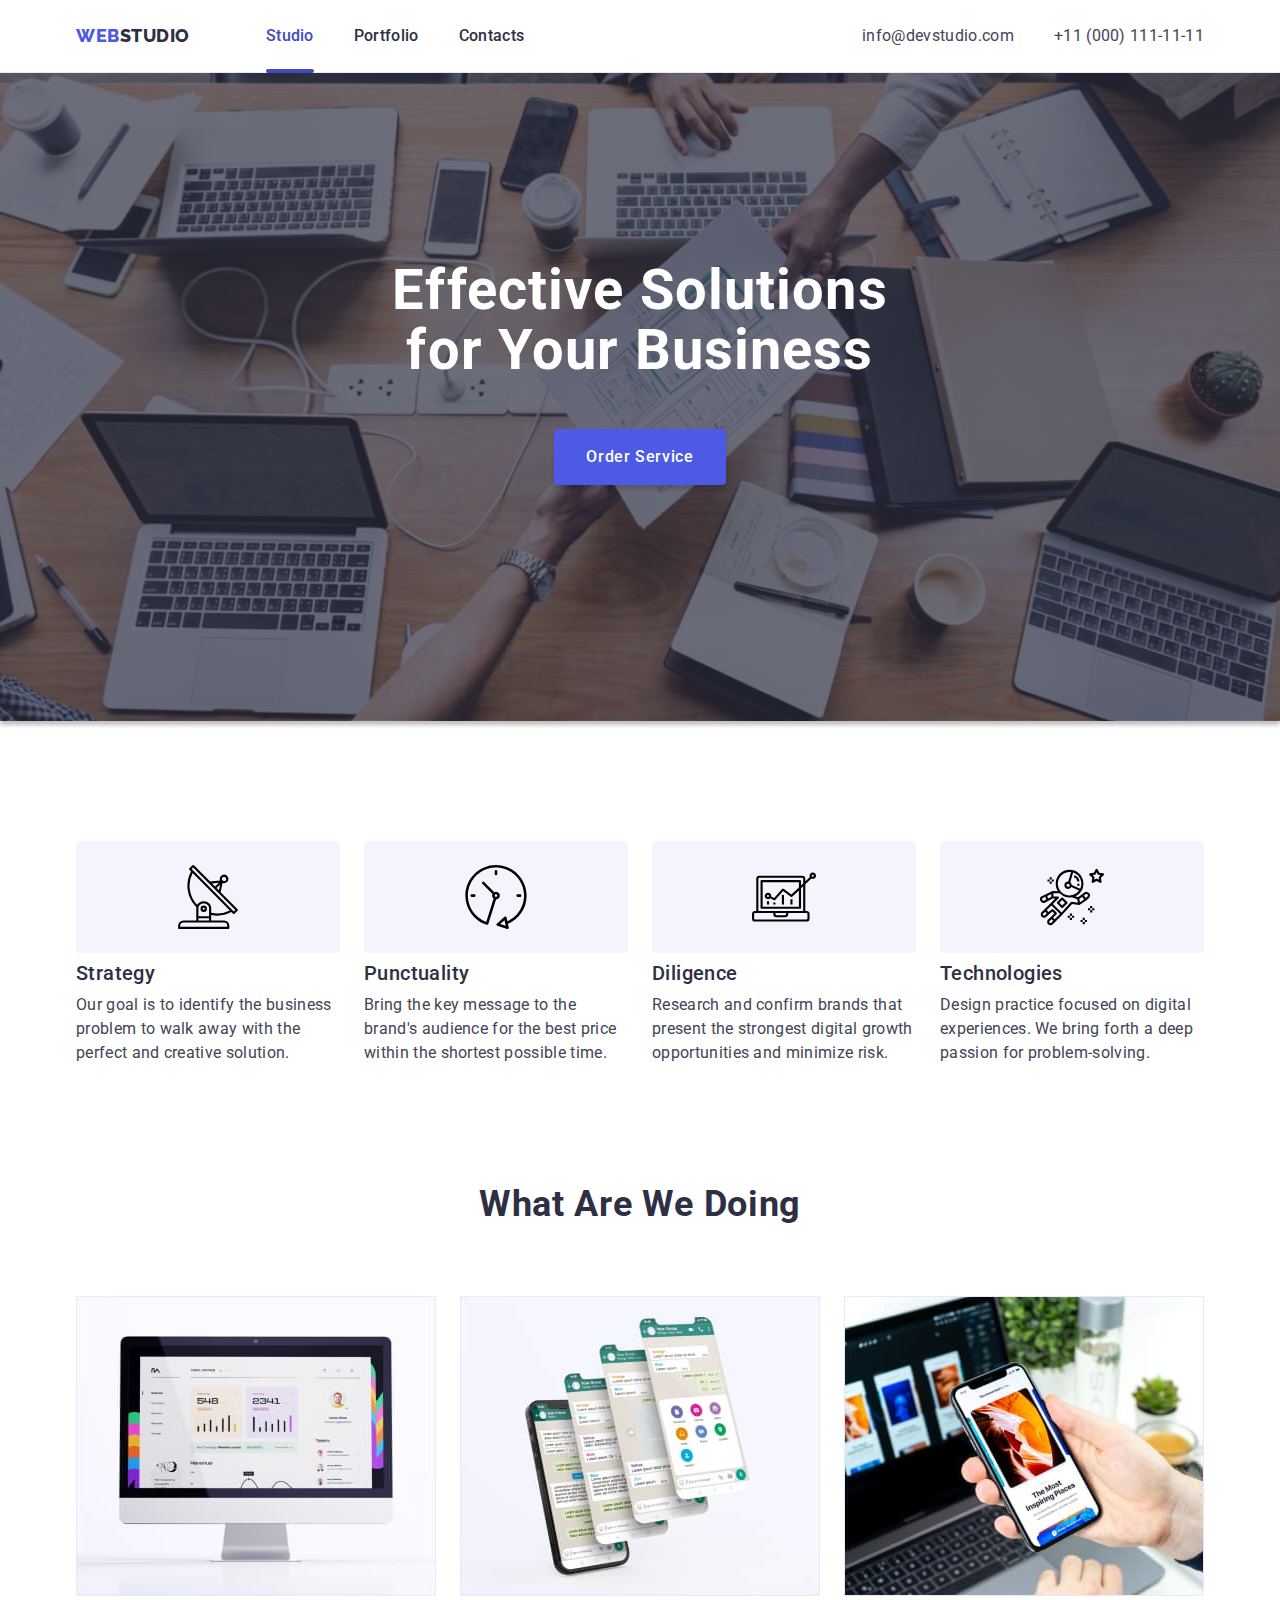
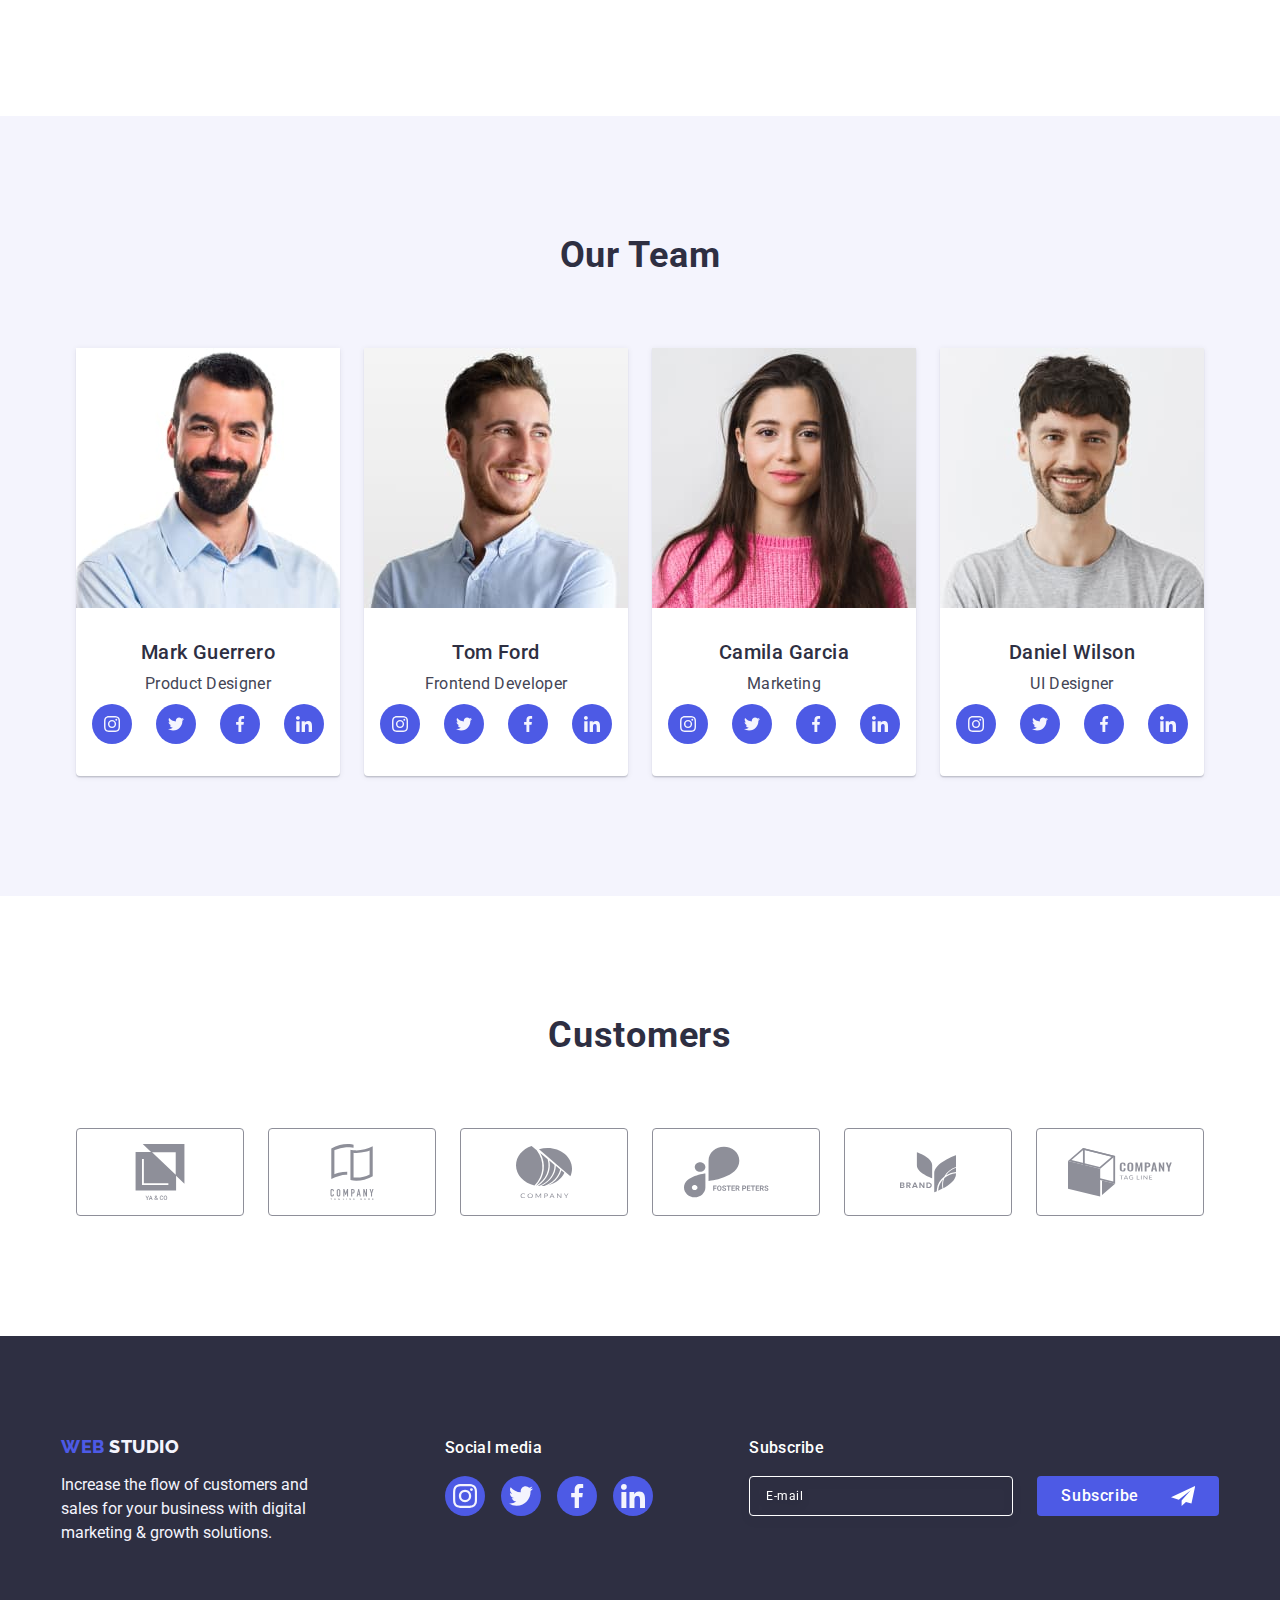
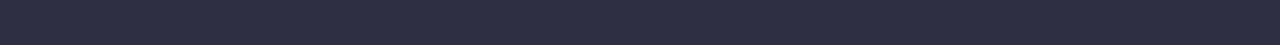
<file: index.html>
<!DOCTYPE html>
<html lang="en">
  <head>
    <meta charset="UTF-8" />
    <meta http-equiv="X-UA-Compatible" content="IE=edge" />
    <meta name="viewport" content="width=device-width, initial-scale=1.0" />
    <title>Web Studio</title>
    <link rel="preconnect" href="https://fonts.googleapis.com" />
    <link rel="preconnect" href="https://fonts.gstatic.com" crossorigin />
    <link
      href="https://fonts.googleapis.com/css2?family=Raleway:wght@800&family=Roboto:wght@400;500;700;900&display=swap"
      rel="stylesheet"
    />
    <link
      rel="stylesheet"
      href="https://cdn.jsdelivr.net/npm/modern-normalize@1.1.0/modern-normalize.min.css"
    />
    <link rel="stylesheet" href="css/styles.css" />
  </head>
  <body>
    <!-- Header -->
    <header class="page-header">
      <div class="container page-header-container">
        <nav class="page-nav">
          <a class="logo link" href="./index.html"
            >Web<span class="logo-studio">Studio</span></a
          >
          <ul class="menu list">
            <li class="menu-item">
              <a class="menu-link link current" href="./index.html">Studio</a>
            </li>
            <li class="menu-item">
              <a class="menu-link link" href="./portfolio.html">Portfolio</a>
            </li>
            <li class="menu-item">
              <a class="menu-link link" href="">Contacts</a>
            </li>
          </ul>
        </nav>
        <address id="contacts" class="contacts">
          <ul class="contacts-list list">
            <li class="contact link">
              <a class="contact-link link" href="mailto:info@devstudio.com"
                >info@devstudio.com</a
              >
            </li>
            <li class="contact">
              <a class="contact-link link" href="tel:+110001111111"
                >+11 (000) 111-11-11</a
              >
            </li>
          </ul>
        </address>
      </div>
    </header>
    <!-- /Header -->
    <main>
      <!-- Section 1 -->
      <section class="hero">
        <div class="container container-hero">
          <h1 class="hero-header">Effective Solutions for Your Business</h1>

          <button class="hero-btn" type="button" data-modal-open>
            Order Service
          </button>
        </div>
      </section>
      <!-- Section 2 -->
      <section class="work-vision section">
        <div class="container">
          <h2 class="section-header visually-hidden">Our Phylosophy</h2>

          <ul class="work list">
            <li class="work-item">
              <div class="work-item-picture">
                <svg class="work-item-icon" width="64" height="64">
                  <use href="./images/icons.svg#icon-antenna"></use>
                </svg>
              </div>
              <h3 class="second-header">Strategy</h3>
              <p class="describtion">
                Our goal is to identify the business problem to walk away with
                the perfect and creative solution.
              </p>
            </li>
            <li class="work-item">
              <div class="work-item-picture">
                <svg class="work-item-icon" width="64" height="64">
                  <use href="./images/icons.svg#icon-clock"></use>
                </svg>
              </div>
              <h3 class="second-header">Punctuality</h3>
              <p class="describtion">
                Bring the key message to the brand's audience for the best price
                within the shortest possible time.
              </p>
            </li>
            <li class="work-item">
              <div class="work-item-picture">
                <svg class="work-item-icon" width="64" height="64">
                  <use href="./images/icons.svg#icon-diagram"></use>
                </svg>
              </div>
              <h3 class="second-header">Diligence</h3>
              <p class="describtion">
                Research and confirm brands that present the strongest digital
                growth opportunities and minimize risk.
              </p>
            </li>
            <li class="work-item">
              <div class="work-item-picture">
                <svg class="work-item-icon" width="64" height="64">
                  <use href="./images/icons.svg#icon-astronaut"></use>
                </svg>
              </div>

              <h3 class="second-header">Technologies</h3>
              <p class="describtion">
                Design practice focused on digital experiences. We bring forth a
                deep passion for problem-solving.
              </p>
            </li>
          </ul>
        </div>
      </section>
      <!-- Section 3 -->
      <section class="section section-work">
        <div class="container">
          <h2 class="section-header">What are we doing</h2>
          <ul class="list work-img">
            <li class="img">
              <img
                class="img-item"
                src="./images/section-3/img1.jpg"
                alt="computer"
                width="360"
                height="300"
              />
            </li>
            <li class="img">
              <img
                class="img-item"
                src="./images/section-3/img2.jpg"
                alt="smartphone"
                width="360"
                height="300"
              />
            </li>
            <li class="img">
              <img
                class="img-item"
                src="./images/section-3/img3.jpg"
                alt="connection"
                width="360"
                height="300"
              />
            </li>
          </ul>
        </div>
      </section>
      <!-- Section 4 -->
      <section class="team section">
        <div class="container">
          <h2 class="section-header">Our Team</h2>
          <ul class="team list">
            <li class="team-member">
              <img
                class="team-img"
                src="./images/section-4/mark-guerrero.jpg"
                alt="Mark"
                width="264"
              />
              <div class="team-content-wrapper">
                <h3 class="second-header">Mark Guerrero</h3>
                <p class="describtion position">Product Designer</p>
                <ul class="social-list list">
                  <li class="social-list-item">
                    <a href="" class="social-list-link">
                      <svg class="social-list-icon" width="16" height="16">
                        <use href="./images/icons.svg#icon-instagram"></use>
                      </svg>
                    </a>
                  </li>
                  <li class="social-list-item">
                    <a href="" class="social-list-link">
                      <svg class="social-list-icon" width="16" height="16">
                        <use href="./images/icons.svg#icon-twitter"></use>
                      </svg>
                    </a>
                  </li>
                  <li class="social-list-item">
                    <a href="" class="social-list-link">
                      <svg class="social-list-icon" width="16" height="16">
                        <use href="./images/icons.svg#icon-facebook"></use>
                      </svg>
                    </a>
                  </li>
                  <li class="social-list-item">
                    <a href="" class="social-list-link">
                      <svg class="social-list-icon" width="16" height="16">
                        <use href="./images/icons.svg#icon-linkedin"></use>
                      </svg>
                    </a>
                  </li>
                </ul>
              </div>
            </li>
            <li class="team-member">
              <img
                class="team-img"
                src="./images/section-4/tom-ford.jpg"
                alt="Tom"
                width="264"
              />
              <div class="team-content-wrapper">
                <h3 class="second-header">Tom Ford</h3>
                <p class="describtion position">Frontend Developer</p>
                <ul class="social-list list">
                  <li class="social-list-item">
                    <a href="" class="social-list-link">
                      <svg class="social-list-icon" width="16" height="16">
                        <use href="./images/icons.svg#icon-instagram"></use>
                      </svg>
                    </a>
                  </li>
                  <li class="social-list-item">
                    <a href="" class="social-list-link">
                      <svg class="social-list-icon" width="16" height="16">
                        <use href="./images/icons.svg#icon-twitter"></use>
                      </svg>
                    </a>
                  </li>
                  <li class="social-list-item">
                    <a href="" class="social-list-link">
                      <svg class="social-list-icon" width="16" height="16">
                        <use href="./images/icons.svg#icon-facebook"></use>
                      </svg>
                    </a>
                  </li>
                  <li class="social-list-item">
                    <a href="" class="social-list-link">
                      <svg class="social-list-icon" width="16" height="16">
                        <use href="./images/icons.svg#icon-linkedin"></use>
                      </svg>
                    </a>
                  </li>
                </ul>
              </div>
            </li>
            <li class="team-member">
              <img
                class="team-img"
                src="./images/section-4/camila-garcia.jpg"
                alt="Camila"
                width="264"
              />
              <div class="team-content-wrapper">
                <h3 class="second-header">Camila Garcia</h3>
                <p class="describtion position">Marketing</p>
                <ul class="social-list list">
                  <li class="social-list-item">
                    <a href="" class="social-list-link">
                      <svg class="social-list-icon" width="16" height="16">
                        <use href="./images/icons.svg#icon-instagram"></use>
                      </svg>
                    </a>
                  </li>
                  <li class="social-list-item">
                    <a href="" class="social-list-link">
                      <svg class="social-list-icon" width="16" height="16">
                        <use href="./images/icons.svg#icon-twitter"></use>
                      </svg>
                    </a>
                  </li>
                  <li class="social-list-item">
                    <a href="" class="social-list-link">
                      <svg class="social-list-icon" width="16" height="16">
                        <use href="./images/icons.svg#icon-facebook"></use>
                      </svg>
                    </a>
                  </li>
                  <li class="social-list-item">
                    <a href="" class="social-list-link">
                      <svg class="social-list-icon" width="16" height="16">
                        <use href="./images/icons.svg#icon-linkedin"></use>
                      </svg>
                    </a>
                  </li>
                </ul>
              </div>
            </li>
            <li class="team-member">
              <img
                class="team-img"
                src="./images/section-4/daniel-wilson.jpg"
                alt="Daniel"
                width="264"
              />
              <div class="team-content-wrapper">
                <h3 class="second-header">Daniel Wilson</h3>
                <p class="describtion position">UI Designer</p>
                <ul class="social-list list">
                  <li class="social-list-item">
                    <a href="" class="social-list-link">
                      <svg class="social-list-icon" width="16" height="16">
                        <use href="./images/icons.svg#icon-instagram"></use>
                      </svg>
                    </a>
                  </li>
                  <li class="social-list-item">
                    <a href="" class="social-list-link">
                      <svg class="social-list-icon" width="16" height="16">
                        <use href="./images/icons.svg#icon-twitter"></use>
                      </svg>
                    </a>
                  </li>
                  <li class="social-list-item">
                    <a href="" class="social-list-link">
                      <svg class="social-list-icon" width="16" height="16">
                        <use href="./images/icons.svg#icon-facebook"></use>
                      </svg>
                    </a>
                  </li>
                  <li class="social-list-item">
                    <a href="" class="social-list-link">
                      <svg class="social-list-icon" width="16" height="16">
                        <use href="./images/icons.svg#icon-linkedin"></use>
                      </svg>
                    </a>
                  </li>
                </ul>
              </div>
            </li>
          </ul>
        </div>
      </section>

      <section class="section section-customers">
        <div class="container">
          <h2 class="section-header">Customers</h2>
          <ul class="customers-list list">
            <li class="customers-list-item">
              <a href="" class="customers-list-link">
                <svg class="customers-list-icon" width="104" height="56">
                  <use href="./images/icons.svg#icon-client-1"></use>
                </svg>
              </a>
            </li>
            <li class="customers-list-item">
              <a href="" class="customers-list-link">
                <svg class="customers-list-icon" width="104" height="56">
                  <use href="./images/icons.svg#icon-client-2"></use>
                </svg>
              </a>
            </li>
            <li class="customers-list-item">
              <a href="" class="customers-list-link">
                <svg class="customers-list-icon" width="104" height="56">
                  <use href="./images/icons.svg#icon-client-3"></use>
                </svg>
              </a>
            </li>
            <li class="customers-list-item">
              <a href="" class="customers-list-link">
                <svg class="customers-list-icon" width="104" height="56">
                  <use href="./images/icons.svg#icon-client-4"></use>
                </svg>
              </a>
            </li>
            <li class="customers-list-item">
              <a href="" class="customers-list-link">
                <svg class="customers-list-icon" width="104" height="56">
                  <use href="./images/icons.svg#icon-client-5"></use>
                </svg>
              </a>
            </li>
            <li class="customers-list-item">
              <a href="" class="customers-list-link">
                <svg class="customers-list-icon" width="104" height="56">
                  <use href="./images/icons.svg#icon-client-6"></use>
                </svg>
              </a>
            </li>
          </ul>
        </div>
      </section>
    </main>
    <!-- Footer -->
    <footer class="footer">
      <div class="container container-footer">
        <div class="footer-wrapper">
          <a class="logo link logo-footer" href="./index.html"
            >Web <span class="logo-studio-light">Studio</span></a
          >
          <p class="describtion-light">
            Increase the flow of customers and sales for your business with
            digital marketing & growth solutions.
          </p>
        </div>

        <div class="social-media-block">
          <p class="social-media-header">Social media</p>
          <ul class="footer-social-list list">
            <li class="footer-social-list-item">
              <a href="" class="footer-social-list-link">
                <svg class="footer-social-list-icon" width="24" height="24">
                  <use href="./images/icons.svg#icon-instagram"></use>
                </svg>
              </a>
            </li>
            <li class="footer-social-list-item">
              <a href="" class="footer-social-list-link">
                <svg class="footer-social-list-icon" width="24" height="24">
                  <use href="./images/icons.svg#icon-twitter"></use>
                </svg>
              </a>
            </li>
            <li class="footer-social-list-item">
              <a href="" class="footer-social-list-link">
                <svg class="footer-social-list-icon" width="24" height="24">
                  <use href="./images/icons.svg#icon-facebook"></use>
                </svg>
              </a>
            </li>
            <li class="footer-social-list-item">
              <a href="" class="footer-social-list-link">
                <svg class="footer-social-list-icon" width="24" height="24">
                  <use href="./images/icons.svg#icon-linkedin"></use>
                </svg>
              </a>
            </li>
          </ul>
        </div>
        <div class="subscribe-form-container">
          <p class="subscribe-form-header">Subscribe</p>
          <form class="subscribe-form">
            <label
              for="subscribe-user-email"
              class="subscribe-user-email-label"
            >
              <input
                id="subscribe-user-email"
                type="email"
                class="subscribe-form-email"
                name="subscribe-user-email"
                placeholder="E-mail"
              />
            </label>
            <button type="submit" class="subscribe-form-button">
              Subscribe
              <svg class="subscribe-form-icon" width="24" height="24">
                <use href="./images/icons.svg#icon-send"></use>
              </svg>
            </button>
          </form>
        </div>
      </div>
    </footer>
    <div class="backdrop is-hidden" data-modal>
      <div class="modal">
        <button type="button" class="modal-close-btn" data-modal-close>
          <svg class="modal-close-btn-icon" width="8" height="8">
            <use href="./images/icons.svg#icon-close"></use>
          </svg>
        </button>

        <p class="modal-form-header">
          Leave your contacts and we will call you back
        </p>

        <form class="modal-form">
          <div class="modal-form-input-wrapper">
            <label class="modal-form-field" for="user-name"> Name </label>
            <div class="modal-form-input-content">
              <input
                id="user-name"
                type="text"
                name="user-name"
                class="modal-form-input"
                required
              />
              <svg class="modal-form-input-icon" width="18" height="24">
                <use href="./images/icons.svg#icon-name"></use>
              </svg>
            </div>
          </div>
          <div class="modal-form-input-wrapper">
            <label class="modal-form-field" for="user-phone"> Phone</label>
            <div class="modal-form-input-content">
              <input
                id="user-phone"
                type="tel"
                name="user-phone"
                class="modal-form-input"
                required
              />
              <svg class="modal-form-input-icon" width="18" height="24">
                <use href="./images/icons.svg#icon-phone"></use>
              </svg>
            </div>
          </div>
          <div class="modal-form-input-wrapper">
            <label class="modal-form-field" for="user-email"> Email</label>
            <div class="modal-form-input-content">
              <input
                id="user-email"
                type="email"
                name="user-email"
                class="modal-form-input"
                required
              />
              <svg class="modal-form-input-icon" width="18" height="24">
                <use href="./images/icons.svg#icon-email"></use>
              </svg>
            </div>
          </div>
          <div class="modal-form-comment-wrapper">
            <label class="modal-form-field" for="user-comment"> Comment</label>
            <textarea
              id="user-comment"
              name="user-comment"
              class="modal-form-comment"
              placeholder="Text input"
            ></textarea>
          </div>
          <div class="modal-form-checkbox-wrapper">
            <input
              id="user-privacy"
              type="checkbox"
              name="user-privacy"
              class="modal-form-check visually-hidden"
              value="true"
            />
            <label for="user-privacy" class="modal-form-check-desc">
              <span class="modal-form-fake-checkbox">
                <svg
                  class="modal-form-fake-checkbox-icon"
                  width="10"
                  height="8"
                >
                  <use href="./images/icons.svg#icon-check"></use>
                </svg>
              </span>
              I accept the terms and conditions of the&nbsp;
              <a href="" class="link-policy">Privacy Policy</a>
            </label>
          </div>

          <button class="modal-form-submit" type="submit">Send</button>
        </form>
      </div>
    </div>

    <script src="./js/modal.js"></script>
  </body>
</html>
</file>
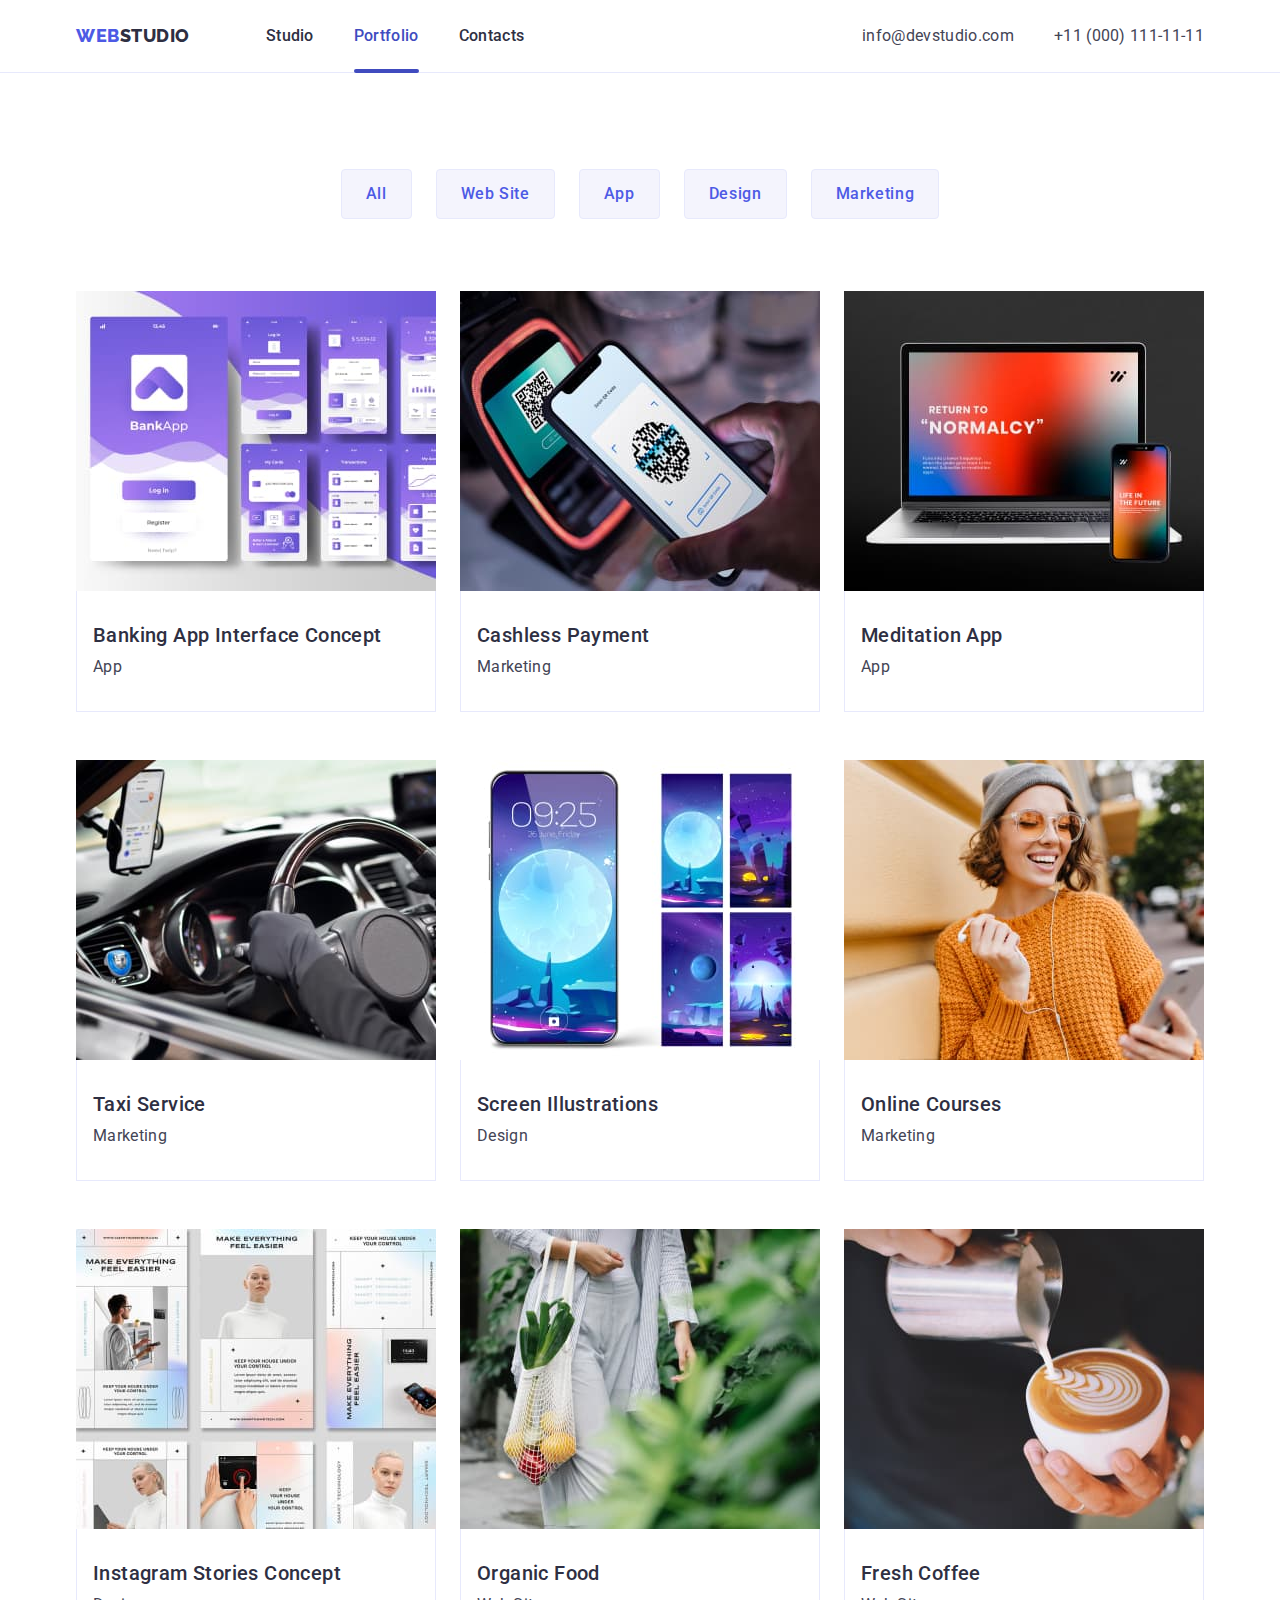
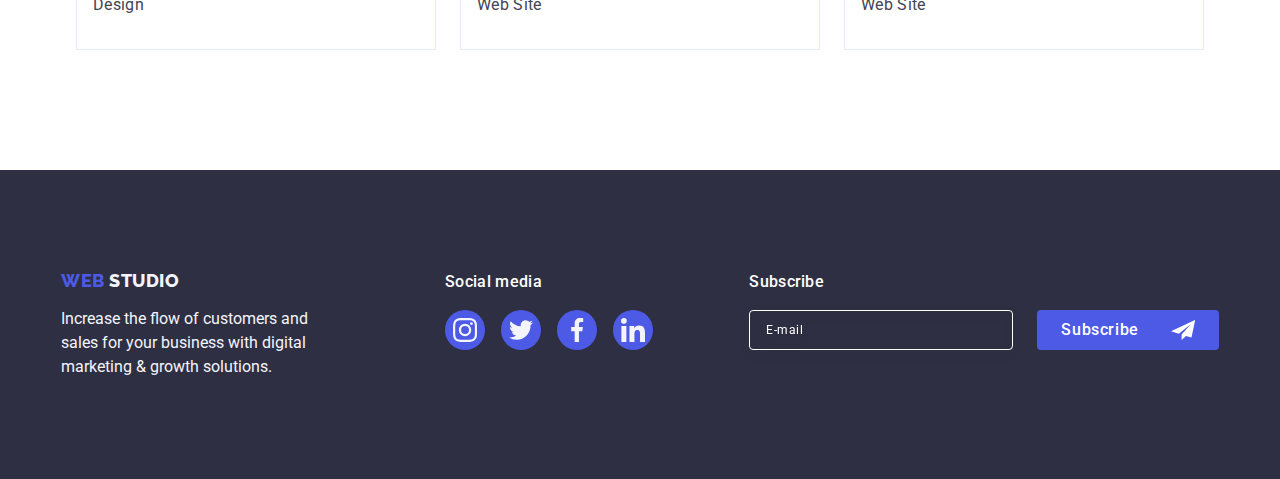
<file: portfolio.html>
<!DOCTYPE html>
<html lang="en">
  <head>
    <meta charset="UTF-8" />
    <meta http-equiv="X-UA-Compatible" content="IE=edge" />
    <meta name="viewport" content="width=device-width, initial-scale=1.0" />
    <title>Web Studio</title>
    <link rel="preconnect" href="https://fonts.googleapis.com" />
    <link rel="preconnect" href="https://fonts.gstatic.com" crossorigin />
    <link
      href="https://fonts.googleapis.com/css2?family=Raleway:wght@800&family=Roboto:wght@400;500;700;900&display=swap"
      rel="stylesheet"
    />
    <link
      rel="stylesheet"
      href="https://cdn.jsdelivr.net/npm/modern-normalize@1.1.0/modern-normalize.min.css"
    />
    <link rel="stylesheet" href="css/styles.css" />
  </head>
  <body>
    <!-- Header -->
    <header class="page-header">
      <div class="container page-header-container">
        <nav class="page-nav">
          <a class="logo link" href="./index.html"
            >Web<span class="logo-studio">Studio</span></a
          >
          <ul class="menu list">
            <li class="menu-item">
              <a class="menu-link link" href="./index.html">Studio</a>
            </li>
            <li class="menu-item">
              <a class="menu-link link current" href="./portfolio.html"
                >Portfolio</a
              >
            </li>
            <li class="menu-item">
              <a class="menu-link link" href="">Contacts</a>
            </li>
          </ul>
        </nav>
        <address id="contacts" class="contacts">
          <ul class="contacts-list list">
            <li class="contact link">
              <a class="contact-link link" href="mailto:info@devstudio.com"
                >info@devstudio.com</a
              >
            </li>
            <li class="contact">
              <a class="contact-link link" href="tel:+110001111111"
                >+11 (000) 111-11-11</a
              >
            </li>
          </ul>
        </address>
      </div>
    </header>
    <!-- /Header -->

    <main>
      <section class="portfolio">
        <div class="container">
          <h1 hidden>Portfolio</h1>
          <ul class="list filter-buttons">
            <li class="button-item">
              <button class="btn" type="button">All</button>
            </li>
            <li class="button-item">
              <button class="btn" type="button">Web Site</button>
            </li>
            <li class="button-item">
              <button class="btn" type="button">App</button>
            </li>
            <li class="button-item">
              <button class="btn" type="button">Design</button>
            </li>
            <li class="button-item">
              <button class="btn" type="button">Marketing</button>
            </li>
          </ul>

          <ul class="list portfolio-cards">
            <li class="card">
              <a class="card-link link" href="">
                <div class="img-overlay-wrapper">
                  <img
                    class="img-item"
                    src="./images/portfolio/banking-app.jpg"
                    width="360"
                    height="300"
                    alt="Banking App"
                  />
                  <p class="overlay">
                    14 Stylish and User-Friendly App Design Concepts · Task
                    Manager App · Calorie Tracker App · Exotic Fruit Ecommerce
                    App · Cloud Storage App
                  </p>
                </div>

                <div class="card-content-wrapper">
                  <h2 class="second-header">Banking App Interface Concept</h2>
                  <p class="describtion">App</p>
                </div>
              </a>
            </li>
            <li class="card">
              <a class="card-link link" href="">
                <div class="img-overlay-wrapper">
                  <img
                    class="img-item"
                    src="./images/portfolio/cashless-payment.jpg"
                    width="360"
                    height="300"
                    alt="Cashless Payment"
                  />
                  <p class="overlay">
                    14 Stylish and User-Friendly App Design Concepts · Task
                    Manager App · Calorie Tracker App · Exotic Fruit Ecommerce
                    App · Cloud Storage App
                  </p>
                </div>

                <div class="card-content-wrapper">
                  <h2 class="second-header">Cashless Payment</h2>
                  <p class="describtion">Marketing</p>
                </div>
              </a>
            </li>
            <li class="card">
              <a class="card-link link" href="">
                <div class="img-overlay-wrapper">
                  <img
                    class="img-item"
                    src="./images/portfolio/meditation-app.jpg"
                    width="360"
                    height="300"
                    alt="Meditation App"
                  />
                  <p class="overlay">
                    14 Stylish and User-Friendly App Design Concepts · Task
                    Manager App · Calorie Tracker App · Exotic Fruit Ecommerce
                    App · Cloud Storage App
                  </p>
                </div>

                <div class="card-content-wrapper">
                  <h2 class="second-header">Meditation App</h2>
                  <p class="describtion">App</p>
                </div>
              </a>
            </li>
            <li class="card">
              <a class="card-link link" href="">
                <div class="img-overlay-wrapper">
                  <img
                    class="img-item"
                    src="./images/portfolio/taxi-service.jpg"
                    width="360"
                    height="300"
                    alt="Taxi Service"
                  />
                  <p class="overlay">
                    14 Stylish and User-Friendly App Design Concepts · Task
                    Manager App · Calorie Tracker App · Exotic Fruit Ecommerce
                    App · Cloud Storage App
                  </p>
                </div>

                <div class="card-content-wrapper">
                  <h2 class="second-header">Taxi Service</h2>
                  <p class="describtion">Marketing</p>
                </div>
              </a>
            </li>
            <li class="card">
              <a class="card-link link" href="">
                <div class="img-overlay-wrapper">
                  <img
                    class="img-item"
                    src="./images/portfolio/screen-illustrations.jpg"
                    width="360"
                    height="300"
                    alt="Screen Illustration"
                  />
                  <p class="overlay">
                    14 Stylish and User-Friendly App Design Concepts · Task
                    Manager App · Calorie Tracker App · Exotic Fruit Ecommerce
                    App · Cloud Storage App
                  </p>
                </div>

                <div class="card-content-wrapper">
                  <h2 class="second-header">Screen Illustrations</h2>
                  <p class="describtion">Design</p>
                </div>
              </a>
            </li>
            <li class="card">
              <a class="card-link link" href="">
                <div class="img-overlay-wrapper">
                  <img
                    class="img-item"
                    src="./images/portfolio/online-courses.jpg"
                    width="360"
                    height="300"
                    alt="Online Courses"
                  />
                  <p class="overlay">
                    14 Stylish and User-Friendly App Design Concepts · Task
                    Manager App · Calorie Tracker App · Exotic Fruit Ecommerce
                    App · Cloud Storage App
                  </p>
                </div>

                <div class="card-content-wrapper">
                  <h2 class="second-header">Online Courses</h2>
                  <p class="describtion">Marketing</p>
                </div>
              </a>
            </li>
            <li class="card">
              <a class="card-link link" href="">
                <div class="img-overlay-wrapper">
                  <img
                    class="img-item"
                    src="./images/portfolio/instagram.jpg"
                    width="360"
                    height="300"
                    alt="Instagram"
                  />
                  <p class="overlay">
                    14 Stylish and User-Friendly App Design Concepts · Task
                    Manager App · Calorie Tracker App · Exotic Fruit Ecommerce
                    App · Cloud Storage App
                  </p>
                </div>

                <div class="card-content-wrapper">
                  <h2 class="second-header">Instagram Stories Concept</h2>
                  <p class="describtion">Design</p>
                </div>
              </a>
            </li>
            <li class="card">
              <a class="card-link link" href="">
                <div class="img-overlay-wrapper">
                  <img
                    class="img-item"
                    src="./images/portfolio/organic-food.jpg"
                    width="360"
                    height="300"
                    alt="Organic Food"
                  />
                  <p class="overlay">
                    14 Stylish and User-Friendly App Design Concepts · Task
                    Manager App · Calorie Tracker App · Exotic Fruit Ecommerce
                    App · Cloud Storage App
                  </p>
                </div>

                <div class="card-content-wrapper">
                  <h2 class="second-header">Organic Food</h2>
                  <p class="describtion">Web Site</p>
                </div>
              </a>
            </li>
            <li class="card">
              <a class="card-link link" href="">
                <div class="img-overlay-wrapper">
                  <img
                    class="img-item"
                    src="./images/portfolio/fresh-coffee.jpg"
                    width="360"
                    height="300"
                    alt="Fresh Coffee"
                  />
                  <p class="overlay">
                    14 Stylish and User-Friendly App Design Concepts · Task
                    Manager App · Calorie Tracker App · Exotic Fruit Ecommerce
                    App · Cloud Storage App
                  </p>
                </div>

                <div class="card-content-wrapper">
                  <h2 class="second-header">Fresh Coffee</h2>
                  <p class="describtion">Web Site</p>
                </div>
              </a>
            </li>
          </ul>
        </div>
      </section>
    </main>
    <!-- Footer -->
    <footer class="footer">
      <div class="container container-footer">
        <div class="footer-wrapper">
          <a class="logo link logo-footer" href="./index.html"
            >Web <span class="logo-studio-light">Studio</span></a
          >
          <p class="describtion-light">
            Increase the flow of customers and sales for your business with
            digital marketing & growth solutions.
          </p>
        </div>

        <div class="social-media-block">
          <p class="social-media-header">Social media</p>
          <ul class="footer-social-list list">
            <li class="footer-social-list-item">
              <a href="" class="footer-social-list-link">
                <svg class="footer-social-list-icon" width="24" height="24">
                  <use href="./images/icons.svg#icon-instagram"></use>
                </svg>
              </a>
            </li>
            <li class="footer-social-list-item">
              <a href="" class="footer-social-list-link">
                <svg class="footer-social-list-icon" width="24" height="24">
                  <use href="./images/icons.svg#icon-twitter"></use>
                </svg>
              </a>
            </li>
            <li class="footer-social-list-item">
              <a href="" class="footer-social-list-link">
                <svg class="footer-social-list-icon" width="24" height="24">
                  <use href="./images/icons.svg#icon-facebook"></use>
                </svg>
              </a>
            </li>
            <li class="footer-social-list-item">
              <a href="" class="footer-social-list-link">
                <svg class="footer-social-list-icon" width="24" height="24">
                  <use href="./images/icons.svg#icon-linkedin"></use>
                </svg>
              </a>
            </li>
          </ul>
        </div>
        <div class="subscribe-form-container">
          <p class="subscribe-form-header">Subscribe</p>
          <form class="subscribe-form">
            <label
              for="subscribe-user-email"
              class="subscribe-user-email-label"
            >
              <input
                id="subscribe-user-email"
                type="email"
                class="subscribe-form-email"
                name="subscribe-user-email"
                placeholder="E-mail"
              />
            </label>
            <button type="submit" class="subscribe-form-button">
              Subscribe
              <svg class="subscribe-form-icon" width="24" height="24">
                <use href="./images/icons.svg#icon-send"></use>
              </svg>
            </button>
          </form>
        </div>
      </div>
    </footer>
  </body>
</html>
</file>
<file: css/styles.css>
:root {
  --primary-color: #4d5ae5;
  --secondary-color: #2e2f42;
  --icon-fill-color: #f4f4fd;
  --customers-icon-color: #8e8f99;
  --transition-dur-func: 250ms cubic-bezier(0.4, 0, 0.2, 1);
}

h1,
h2,
h3,
h4,
h5,
p {
  margin-top: 0;
  margin-bottom: 0;
}

ul,
ol {
  margin-top: 0;
  margin-bottom: 0;
  padding-left: 0;
}
img {
  display: block;
}

body {
  font-family: 'Roboto', sans-serif;
  color: #434455;
  background-color: #ffffff;
}
.container {
  width: 1158px;
  margin-right: auto;
  margin-left: auto;
  padding-right: 15px;
  padding-left: 15px;
}
.visually-hidden {
  position: absolute;
  width: 1px;
  height: 1px;
  margin: -1px;
  padding: 0;
  overflow: hidden;
  border: 0;
  clip: rect(0 0 0 0);
}
.section {
  padding-top: 120px;
  padding-bottom: 120px;
}

.list {
  list-style: none;
}
.link {
  text-decoration: none;
  color: #434455;
}

.section-header {
  margin-bottom: 72px;
  font-weight: 700;
  font-size: 36px;
  line-height: 1.1;
  text-align: center;
  letter-spacing: 0.02em;
  text-transform: capitalize;
  color: var(--secondary-color);
}
.second-header {
  margin-bottom: 8px;
  font-weight: 500;
  font-size: 20px;
  line-height: 1.2;
  letter-spacing: 0.02em;
  color: var(--secondary-color);
}
.describtion {
  font-weight: 400;
  font-size: 16px;
  line-height: 1.5;
  letter-spacing: 0.02em;
  color: #434455;
}

/* header */
.page-header {
  border-bottom: 1px solid #e7e9fc;
  box-shadow: 0px 2px 1px rgba(46, 47, 66, 0.08),
    0px 1px 1px rgba(46, 47, 66, 0.16), 0px 1px 6px rgba(46, 47, 66, 0.08);
}
.page-header-container {
  display: flex;
  align-items: center;
  justify-content: space-between;
}
.page-nav {
  display: flex;
  align-items: center;
}
.menu {
  display: flex;
}

.logo {
  font-family: 'Raleway', sans-serif;
  font-weight: 800;
  font-size: 18px;
  line-height: 1.17;
  margin-right: 76px;
  align-items: center;
  letter-spacing: 0.03em;
  text-transform: uppercase;
  color: var(--primary-color);
}

.logo-studio {
  color: var(--secondary-color);
}

.menu-item:not(:last-child) {
  margin-right: 40px;
}
.menu-link {
  position: relative;
  padding-top: 24px;
  padding-bottom: 24px;
  display: block;
  font-weight: 500;
  font-size: 16px;
  line-height: 1.5;
  letter-spacing: 0.02em;
  color: var(--secondary-color);
  transition: color var(--transition-dur-func);
}

.menu-link:hover {
  color: #404bbf;
}
.menu-link:focus {
  color: #404bbf;
}
.menu-link:link::after {
  opacity: 0;
  position: absolute;
  left: 0;
  bottom: -1px;
  display: block;
  height: 4px;
  width: 100%;
  background-color: #404bbf;
  border-radius: 2px;
  content: '';
  transition: opacity var(--transition-dur-func);
}
.menu-link.current {
  color: #404bbf;
}

.menu-link.current::after {
  opacity: 1;
}

.contacts {
  font-style: normal;
}
.contacts-list {
  display: flex;
  gap: 40px;
}

.contact {
  font-weight: 400;
  font-size: 16px;
  line-height: 1.5;
  letter-spacing: 0.02em;
}

.contact-link {
  transition: color var(--transition-dur-func);
}
.contact-link:not(:last-child) {
  margin-right: 40px;
}
/* .tel-link {
  transition: color var(--transition-dur-func);
} */
.contact-link:hover,
.contact-link:focus {
  color: #404bbf;
}

/* Hero */
.hero {
  max-width: 1440px;
  padding-top: 188px;
  padding-bottom: 188px;
  background: rgba(46, 47, 66, 0.7);
  background-repeat: no-repeat;
  background-position: center;
  background-image: linear-gradient(
      rgba(46, 47, 66, 0.7),
      rgba(46, 47, 66, 0.7)
    ),
    url(../images/hero/bg.jpg);
  background-size: cover;
  box-shadow: 0px 4px 4px rgba(0, 0, 0, 0.25);
}

.hero-header {
  max-width: 496px;
  margin-bottom: 48px;
  margin-right: auto;
  margin-left: auto;
  font-weight: 700;
  font-size: 56px;
  line-height: 1.07;
  text-align: center;
  letter-spacing: 0.02em;
  color: #ffffff;
}
.hero-btn {
  display: block;
  margin: 0 auto;
  margin-bottom: 48px;
  min-width: 169px;
  height: 56px;
  border: none;
  font-family: 'Roboto', sans-serif;
  cursor: pointer;
  padding: 16px 32px;
  background-color: var(--primary-color);
  font-weight: 500;
  font-size: 16px;
  line-height: 1.5;
  align-items: center;
  letter-spacing: 0.04em;
  color: #ffffff;
  box-shadow: 0px 4px 4px rgba(0, 0, 0, 0.15);
  border-radius: 4px;
  transition: background-color var(--transition-dur-func);
}
.hero-btn:hover {
  background-color: #404bbf;
}
.hero-btn:focus {
  background-color: #404bbf;
}
/* Section 2 */

.work {
  display: flex;
  gap: 24px;
}
.work-item {
  flex-basis: calc((100% - 72px) / 4);
}
.work-item-picture {
  display: flex;
  justify-content: center;
  align-items: center;
  gap: 24px;
  height: 112px;
  background-color: #f4f4fd;
  border-radius: 4px;
  margin-bottom: 8px;
}

/* Section 3 */
.section-work {
  padding-top: 0;
}
.work-img {
  display: flex;
  gap: 24px;
}
.img {
  flex-basis: calc((100% - 3 * 16px) / 3);
}

/* Section 4 */
.team {
  display: flex;
  flex-wrap: wrap;
  gap: 24px;
  background-color: #f4f4fd;
}
.team-member {
  flex-basis: calc((100% - 72px) / 4);
  background-color: #ffffff;
  box-shadow: 0px 1px 6px rgba(46, 47, 66, 0.08),
    0px 1px 1px rgba(46, 47, 66, 0.16), 0px 2px 1px rgba(46, 47, 66, 0.08);
  border-radius: 0px 0px 4px 4px;
}
.team-member:hover .social-list-link {
  background-color: #404bbf;
}
.team-member:focus .social-list-link {
  background-color: #404bbf;
}
.team-content-wrapper {
  padding: 32px 0;
  text-align: center;
}
.team-img {
  width: 100%;
}

.social-list {
  display: flex;
  justify-content: center;
  gap: 24px;
  margin-top: 8px;
}
.social-list-link {
  display: flex;
  justify-content: center;
  align-items: center;
  width: 40px;
  height: 40px;
  border-radius: 50%;
  background-color: var(--primary-color);
  transition: background-color var(--transition-dur-func);
}
.social-list-link:hover,
.social-list-link:focus {
  background-color: #404bbf;
}
.social-list-icon {
  fill: #f4f4fd;
}

/* Portfolio */
.portfolio {
  padding-top: 96px;
  padding-bottom: 120px;
  background-color: #ffffff;
}
.filter-buttons {
  margin-bottom: 72px;
  display: flex;
  justify-content: center;
  gap: 24px;
}
.btn {
  padding: 12px 24px;
  font-family: 'Roboto', sans-serif;
  cursor: pointer;
  font-weight: 500;
  font-size: 16px;
  line-height: 1.5;
  align-items: center;
  text-align: center;
  letter-spacing: 0.04em;
  color: var(--primary-color);
  background-color: #f4f4fd;
  border: 1px solid #e7e9fc;
  border-radius: 4px;
  transition: color var(--transition-dur-func),
    background-color var(--transition-dur-func),
    border-color var(--transition-dur-func),
    box-shadow var(--transition-dur-func);
}
.btn:hover {
  color: #ffffff;
  background-color: #404bbf;
  border: 1px solid transparent;
  box-shadow: 0px 3px 1px rgba(0, 0, 0, 0.1), 0px 2px 1px rgba(0, 0, 0, 0.08),
    0px 2px 2px rgba(0, 0, 0, 0.12);
}
.btn:focus {
  color: #ffffff;
  background-color: #404bbf;
  border: 1px solid transparent;
  box-shadow: 0px 3px 1px rgba(0, 0, 0, 0.1), 0px 2px 1px rgba(0, 0, 0, 0.08),
    0px 2px 2px rgba(0, 0, 0, 0.12);
}

.portfolio-cards {
  display: flex;
  flex-wrap: wrap;
  column-gap: 24px;
  row-gap: 48px;
}
.card {
  width: calc((100% - 48px) / 3);
}
.card-link {
  display: block;
  transition: box-shadow var(--transition-dur-func);
}

.card-link:hover {
  box-shadow: 0px 1px 6px rgba(46, 47, 66, 0.08),
    0px 1px 1px rgba(46, 47, 66, 0.16), 0px 2px 1px rgba(46, 47, 66, 0.08);
}
.card-link:focus {
  box-shadow: 0px 1px 6px rgba(46, 47, 66, 0.08),
    0px 1px 1px rgba(46, 47, 66, 0.16), 0px 2px 1px rgba(46, 47, 66, 0.08);
}

.img-item {
  width: 100%;
}
.img-overlay-wrapper {
  position: relative;
  display: block;
  overflow: hidden;
}
.overlay {
  position: absolute;
  left: 0;
  top: 0;
  width: 100%;
  height: 100%;
  overflow: auto;
  transform: translate(0, 100%);
  transition: transform var(--transition-dur-func);
  background: var(--primary-color);
  font-style: normal;
  font-weight: 400;
  font-size: 16px;
  line-height: 1.5;
  letter-spacing: 0.02em;
  color: #f4f4fd;
  padding: 40px 32px;
}

.card-link:focus .overlay {
  transform: translate(0, 0);
}

.card-link:hover .overlay {
  transform: translate(0, 0);
}

.card-content-wrapper {
  padding: 32px 16px;
  border: 1px solid #e7e9fc;
  border-top: none;
}
.position {
  margin-bottom: 8px;
}
/* Customers */
.customers-list {
  display: flex;
  justify-content: center;
  gap: 24px;
}
.customers-list-link {
  display: flex;
  justify-content: center;
  align-items: center;
  width: 168px;
  height: 88px;
  color: var(--customers-icon-color);
  border: 1px solid currentColor;
  border-radius: 4px;
  transition: border-color var(--transition-dur-func),
    color var(--transition-dur-func);
}
.customers-list-link:hover,
.customers-list-link:focus {
  border-color: #404bbf;
  color: #404bbf;
}
.customers-list-icon {
  fill: currentColor;
  transition: fill var(--transition-dur-func);
}

.customers-list-link:hover .customers-list-icon {
  fill: #404bbf;
}
.customers-list-link:focus .customers-list-icon {
  fill: #404bbf;
}

/* Footer */
.footer {
  background-color: var(--secondary-color);
}
.container-footer {
  display: flex;
  align-items: baseline;
  padding: 100px 0 100px;
}
.footer-wrapper {
  margin-right: 120px;
  width: 264px;
}
.logo-footer {
  display: inline-block;
  margin-bottom: 16px;
}
.describtion-light {
  color: #f4f4fd;
  line-height: 1.5;
}
.logo-studio-light {
  color: #f4f4fd;
}

.social-media-header {
  font-weight: 500;
  font-size: 16px;
  line-height: 1.5;
  letter-spacing: 0.02em;
  color: #ffffff;
  margin-bottom: 16px;
}
.footer-social-list {
  display: flex;
  gap: 16px;
}
.footer-social-list-item {
  width: 40px;
  height: 40px;
}
.footer-social-list-link {
  display: flex;
  justify-content: center;
  align-items: center;
  width: 100%;
  height: 100%;
  background-color: var(--primary-color);
  border-radius: 50%;
  transition: background-color var(--transition-dur-func);
}
.footer-social-list-link:hover,
.footer-social-list-link:focus {
  background-color: #31d0aa;
}
.footer-social-list-icon {
  fill: var(--icon-fill-color);
}
.subscribe-form-container {
  margin-left: auto;
}
.subscribe-form {
  display: flex;
}
.subscribe-form-header {
  font-weight: 500;
  font-size: 16px;
  line-height: 1.5;
  letter-spacing: 0.02em;
  color: #ffffff;
  margin-bottom: 16px;
}
.subscribe-user-email-label {
  margin-right: 24px;
  display: flex;
}

.subscribe-form-email {
  height: 40px;
  width: 264px;
  padding-left: 16px;
  border: 1px solid #ffffff;
  filter: drop-shadow(0px 4px 4px rgba(0, 0, 0, 0.15));
  border-radius: 4px;
  background-color: transparent;
  font-weight: 400;
  font-size: 12px;
  line-height: 1.5;
  display: flex;
  align-items: center;
  letter-spacing: 0.04em;
  color: #ffffff;
}
.subscribe-form-email::placeholder {
  color: #ffffff;
}

.subscribe-form-button {
  font-family: 'Roboto', sans-serif;
  cursor: pointer;
  border: none;
  display: flex;
  justify-content: center;
  align-items: center;
  padding: 8px 24px;
  gap: 16px;
  height: 40px;
  min-width: 165px;
  background: #4d5ae5;
  border-radius: 4px;
  color: #ffffff;
  font-weight: 500;
  font-size: 16px;
  line-height: 1.5;
  letter-spacing: 0.04em;
  transition: background-color var(--transition-dur-func);
}
.subscribe-form-button:hover,
.subscribe-form-button:focus {
  background-color: #404bbf;
}
.subscribe-form-icon {
  fill: #ffffff;
  margin-left: 16px;
}

.backdrop {
  position: fixed;
  top: 0;
  left: 0;
  z-index: 100;
  width: 100%;
  height: 100%;
  background: rgba(46, 47, 66, 0.4);
  transition: opacity var(--transition-dur-func),
    visibility var(--transition-dur-func);
}
.backdrop.is-hidden {
  opacity: 0;
  visibility: hidden;
  pointer-events: none;
}
.modal {
  padding: 72px 24px 24px 24px;
  position: absolute;
  top: 50%;
  left: 50%;
  transform: translate(-50%, -50%);
  width: 408px;
  min-height: 576px;
  background: #fcfcfc;
  box-shadow: 0px 1px 1px rgba(0, 0, 0, 0.14), 0px 1px 3px rgba(0, 0, 0, 0.12),
    0px 2px 1px rgba(0, 0, 0, 0.2);
  border-radius: 4px;
  transition: transform var(--transition-dur-func);
}

.modal-close-btn {
  position: absolute;
  cursor: pointer;
  padding: 0;
  top: 24px;
  right: 24px;
  display: flex;
  justify-content: center;
  align-items: center;
  width: 24px;
  height: 24px;
  border-radius: 50%;
  background: #e7e9fc;
  border: 1px solid rgba(0, 0, 0, 0.1);
  transition: background-color var(--transition-dur-func),
    border var(--transition-dur-func);
}
.modal-close-btn:hover,
.modal-close-btn:focus {
  background-color: #404bbf;
  border: none;
}

.modal-close-btn-icon {
  transition: fill var(--transition-dur-func);
}
.modal-close-btn:hover .modal-close-btn-icon {
  fill: #ffffff;
}
.modal-close-btn:focus .modal-close-btn-icon {
  fill: #ffffff;
}

/* Modal Form */
.modal-form {
  display: flex;
  flex-direction: column;
}
.modal-form-field {
  display: block;
  margin-bottom: 4px;
}
.modal-form-header {
  font-style: normal;
  font-weight: 500;
  font-size: 16px;
  line-height: 1.5;
  text-align: center;
  letter-spacing: 0.02em;
  color: var(--secondary-color);
  margin-bottom: 16px;
}
.modal-form-input-content {
  position: relative;
}
.modal-form-input {
  justify-content: center;
  width: 100%;
  height: 40px;
  background-color: transparent;
  outline: transparent;
  border: 1px solid rgba(46, 47, 66, 0.4);
  border-radius: 4px;
  padding-left: 38px;
  transition: border-color var(--transition-dur-func);
}
.modal-form-input:focus {
  border-color: #4d5ae5;
}
.modal-form-input:focus + .modal-form-input-icon {
  fill: #4d5ae5;
}
.modal-form-input-wrapper {
  display: block;
  position: relative;
  margin-bottom: 8px;
}
.modal-form-comment-wrapper {
  display: block;
  margin-bottom: 16px;
}
.modal-form-field {
  display: block;
  font-weight: 400;
  font-size: 12px;
  line-height: 1.17;
  letter-spacing: 0.04em;
  color: #8e8f99;
  margin-bottom: 4px;
}
.modal-form-input-icon {
  position: absolute;
  left: 16px;
  top: 50%;
  transform: translateY(-50%);
  fill: var(--secondary-color);
  transition: fill var(--transition-dur-func);
}

.modal-form-input-desc {
  display: block;
  font-weight: 400;
  font-size: 12px;
  line-height: 1.17;
  letter-spacing: 0.04em;
  color: #8e8f99;
  margin-bottom: 4px;
}
.modal-form-comment {
  width: 100%;
  height: 120px;
  resize: none;
  padding: 8px 16px;
  border-radius: 4px;
  font-size: 12px;
  line-height: 1.17;
  letter-spacing: 0.04em;
  background-color: transparent;
  outline: transparent;
  color: rgba(46, 47, 66, 0.4);
  transition: border-color var(--transition-dur-func);
  border: 1px solid rgba(46, 47, 66, 0.2);
}
.modal-form-comment:focus {
  outline: none;
  border-color: #4d5ae5;
}
.modal-form-checkbox-wrapper {
  margin-bottom: 24px;
}
.modal-form-check-desc {
  text-align: center;
  font-weight: 400;
  font-size: 12px;
  line-height: 1.17;
  letter-spacing: 0.04em;
  color: #8e8f99;
  margin-bottom: 24px;
  transition: background-color var(--transition-dur-func),
    opacity var(--transition-dur-func);
}

.modal-form-fake-checkbox {
  display: inline-flex;
  justify-content: center;
  align-items: center;
  content: '';
  cursor: pointer;
  width: 16px;
  height: 16px;
  border: 1px solid rgba(46, 47, 66, 0.4);
  fill: transparent;
  border-radius: 2px;
  margin-right: 8px;
}
.modal-form-fake-checkbox-icon {
  opacity: 0;
}
.modal-form-check:checked + .modal-form-check-desc .modal-form-fake-checkbox {
  background-color: #404bbf;
  border: none;
  border-color: #404bbf;
  fill: #ffffff;
}

.modal-form-check:checked
  + .modal-form-check-desc
  .modal-form-fake-checkbox-icon {
  opacity: 1;
}

.modal-form-submit {
  display: block;
  margin: 0 auto;
  min-width: 169px;
  height: 56px;
  border: none;
  font-family: 'Roboto', sans-serif;
  cursor: pointer;
  padding: 16px 32px;
  background-color: var(--primary-color);
  font-weight: 500;
  font-size: 16px;
  line-height: 1.5;
  align-self: center;
  letter-spacing: 0.04em;
  color: #ffffff;
  box-shadow: 0px 4px 4px rgba(0, 0, 0, 0.15);
  border-radius: 4px;
  transition: background-color var(--transition-dur-func);
}
.link-policy {
  color: var(--primary-color);
}
.modal-form-submit:hover,
.modal-form-submit:focus {
  background-color: #404bbf;
}
/* .modal-form-check:focus + .modal-form-check-desc::before {
  outline: solid 2px;
} */
/* Modal Form */
</file>
